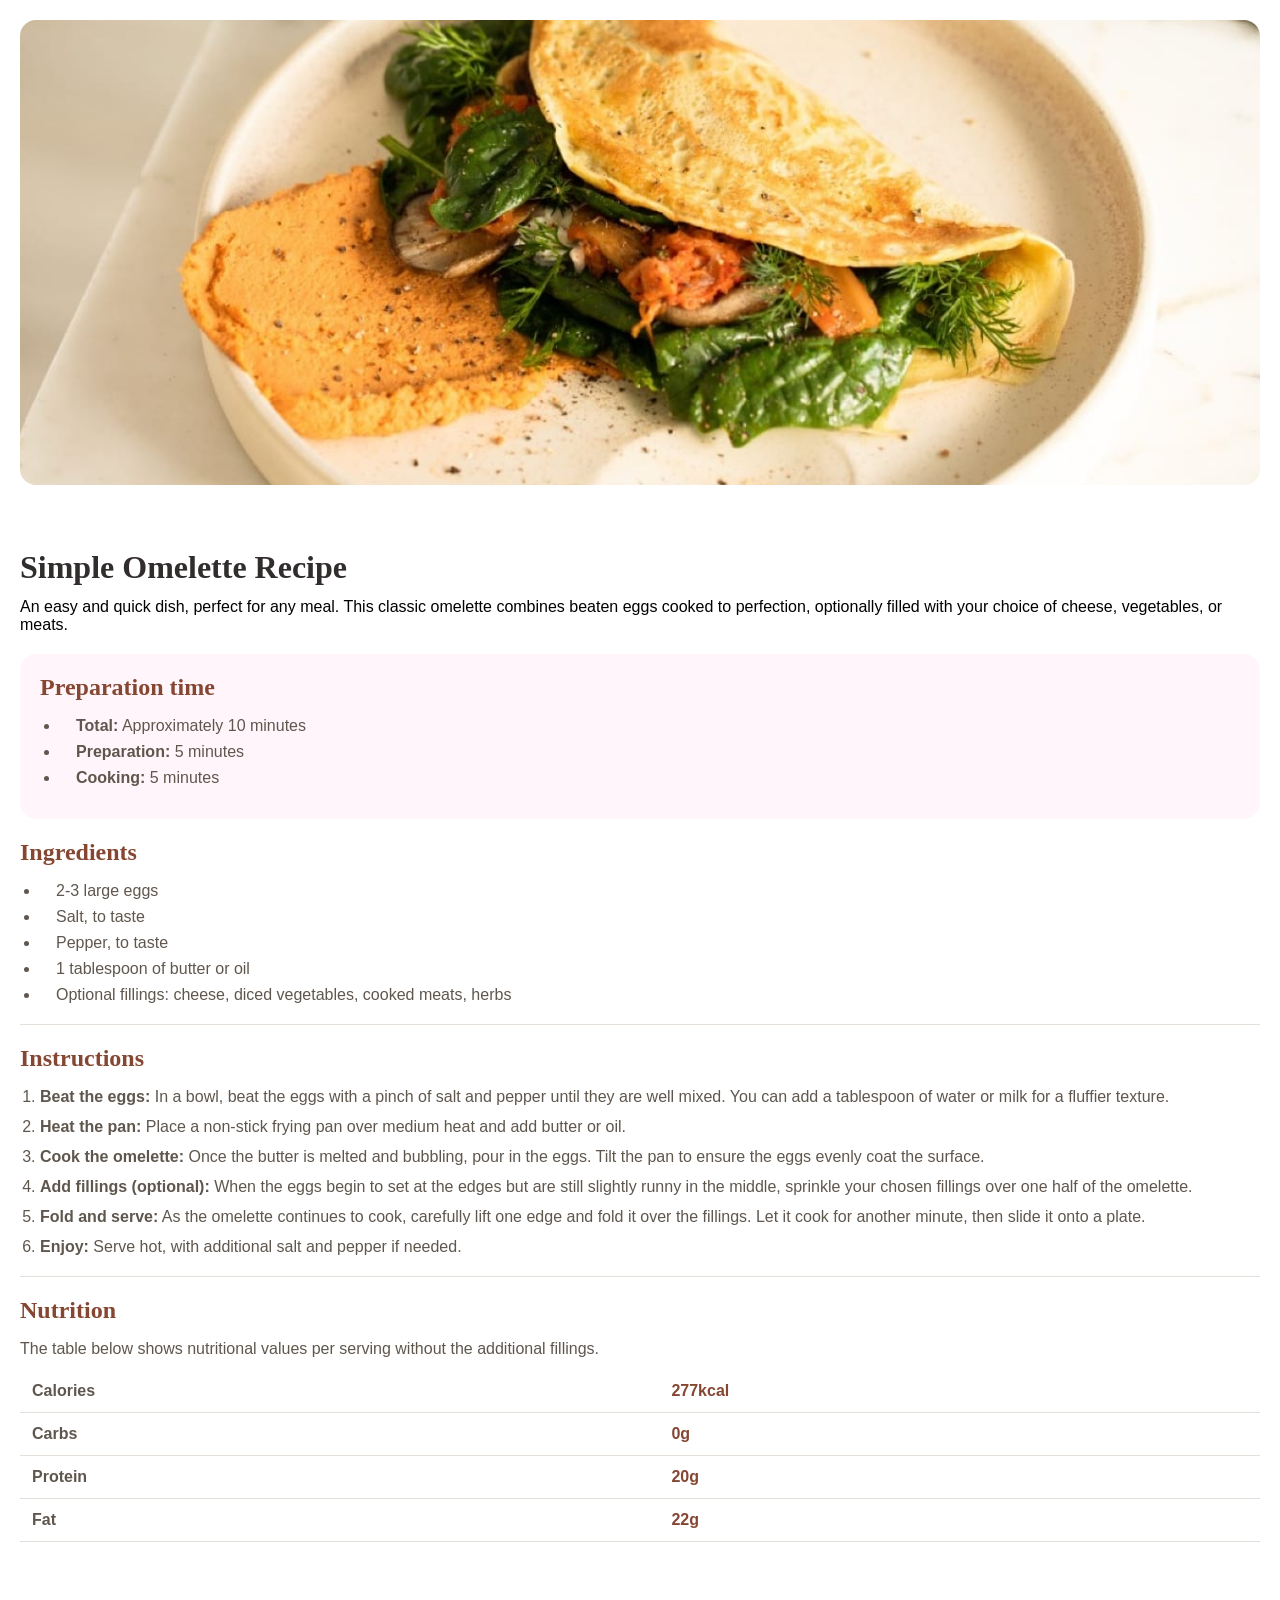
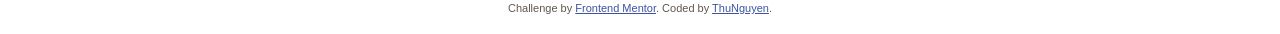
<file: index.html>
<!DOCTYPE html>
<html lang="en">
<head>
  <meta charset="UTF-8">
  <meta name="viewport" content="width=device-width, initial-scale=1.0"> <!-- displays site properly based on user's device -->

  <link rel="icon" type="image/png" sizes="32x32" href="./assets/images/favicon-32x32.png">
  <link rel="preload" href="/style.min.css" as="style">
  <link rel="stylesheet" href="/style.min.css">
  <link rel="preload" href="/assets/images/image-omelette.jpeg" as="image" fetchpriority="high" />
  
  <title>Frontend Mentor | Recipe page</title>
  <meta name="description" content="This is a solution to the Recipe page challenge on Frontend Mentor. It features a simple and clean design, with a focus on readability and user experience. The page includes a header image, recipe title, preparation time, ingredients list, instructions, and nutritional information. The layout is responsive and adapts to different screen sizes, making it accessible on both desktop and mobile devices.">

  <!-- Feel free to remove these styles or customise in your own stylesheet 👍 -->
  <style>
    .attribution { font-size: 0.6875rem; text-align: center; }
    .attribution a { color: hsl(228, 45%, 44%); }
  </style>
</head>
<body>
  <header class="recipe-header">
    <img src="/assets/images/image-omelette.jpeg" alt="Omelette" class="recipe-image" decoding="async" fetchpriority="high" height="492" width="1312">
  </header>
  <main class="recipe-wrapper">
    <section class="recipe-title">
      <h1>Simple Omelette Recipe</h1>
      <p>An easy and quick dish, perfect for any meal. This classic omelette combines beaten eggs cooked 
      to perfection, optionally filled with your choice of cheese, vegetables, or meats.</p>
    </section>
    <section class="recipe-preparation">
      <h2>Preparation time</h2>
      <ul>
        <li><strong>Total:</strong> Approximately 10 minutes</li>
        <li><strong>Preparation:</strong> 5 minutes</li>
        <li><strong>Cooking:</strong> 5 minutes</li>
      </ul>
    </section>
    <section class="recipe-ingredients">
      <h2>Ingredients</h2>
      <ul>
        <li>2-3 large eggs</li>
        <li>Salt, to taste</li>
        <li>Pepper, to taste</li>
        <li>1 tablespoon of butter or oil</li>
        <li>Optional fillings: cheese, diced vegetables, cooked meats, herbs</li>
      </ul>
    </section>
    <hr />
    <section class="recipe-instructions">
      <h2>Instructions</h2>
      <ol>
       <li>
        <strong>Beat the eggs:</strong> In a bowl, beat the eggs with a pinch of salt and pepper until they are well mixed. You can add a tablespoon of water or milk for a fluffier texture.
        </li>
          <li><strong>Heat the pan:</strong> Place a non-stick frying pan over medium heat and add butter or oil.</li>

          <li><strong>Cook the omelette:</strong> Once the butter is melted and bubbling, pour in the eggs. Tilt the pan to ensure the eggs evenly coat the surface.</li>

          <li><strong>Add fillings (optional):</strong> When the eggs begin to set at the edges but are still slightly runny in the 
          middle, sprinkle your chosen fillings over one half of the omelette.</li>

          <li><strong>Fold and serve:</strong> As the omelette continues to cook, carefully lift one edge and fold it over the 
          fillings. Let it cook for another minute, then slide it onto a plate.</li>

          <li><strong>Enjoy:</strong> Serve hot, with additional salt and pepper if needed.</li>
       </ul>
      </ol>
    <hr />
    <section class="recipe-nutrition">
        <h2>Nutrition</h2>
        <p>The table below shows nutritional values per serving without the additional fillings.</p>
        <table>
          <tr>
            <td>Calories</td>
            <td>277kcal</td>
          </tr>
          <tr>
            <td>Carbs</td>
            <td>0g</td>
          </tr>
          <tr>
            <td>Protein</td>
            <td>20g</td>
          </tr>
          <tr>
            <td>Fat</td>
            <td>22g</td>
          </tr>
        </table>
    </section>
  </main>
  
  <footer class="attribution">
    Challenge by <a href="https://www.frontendmentor.io?ref=challenge">Frontend Mentor</a>. 
    Coded by <a href="#">ThuNguyen</a>.
  </footer>
</body>
</html>
</file>
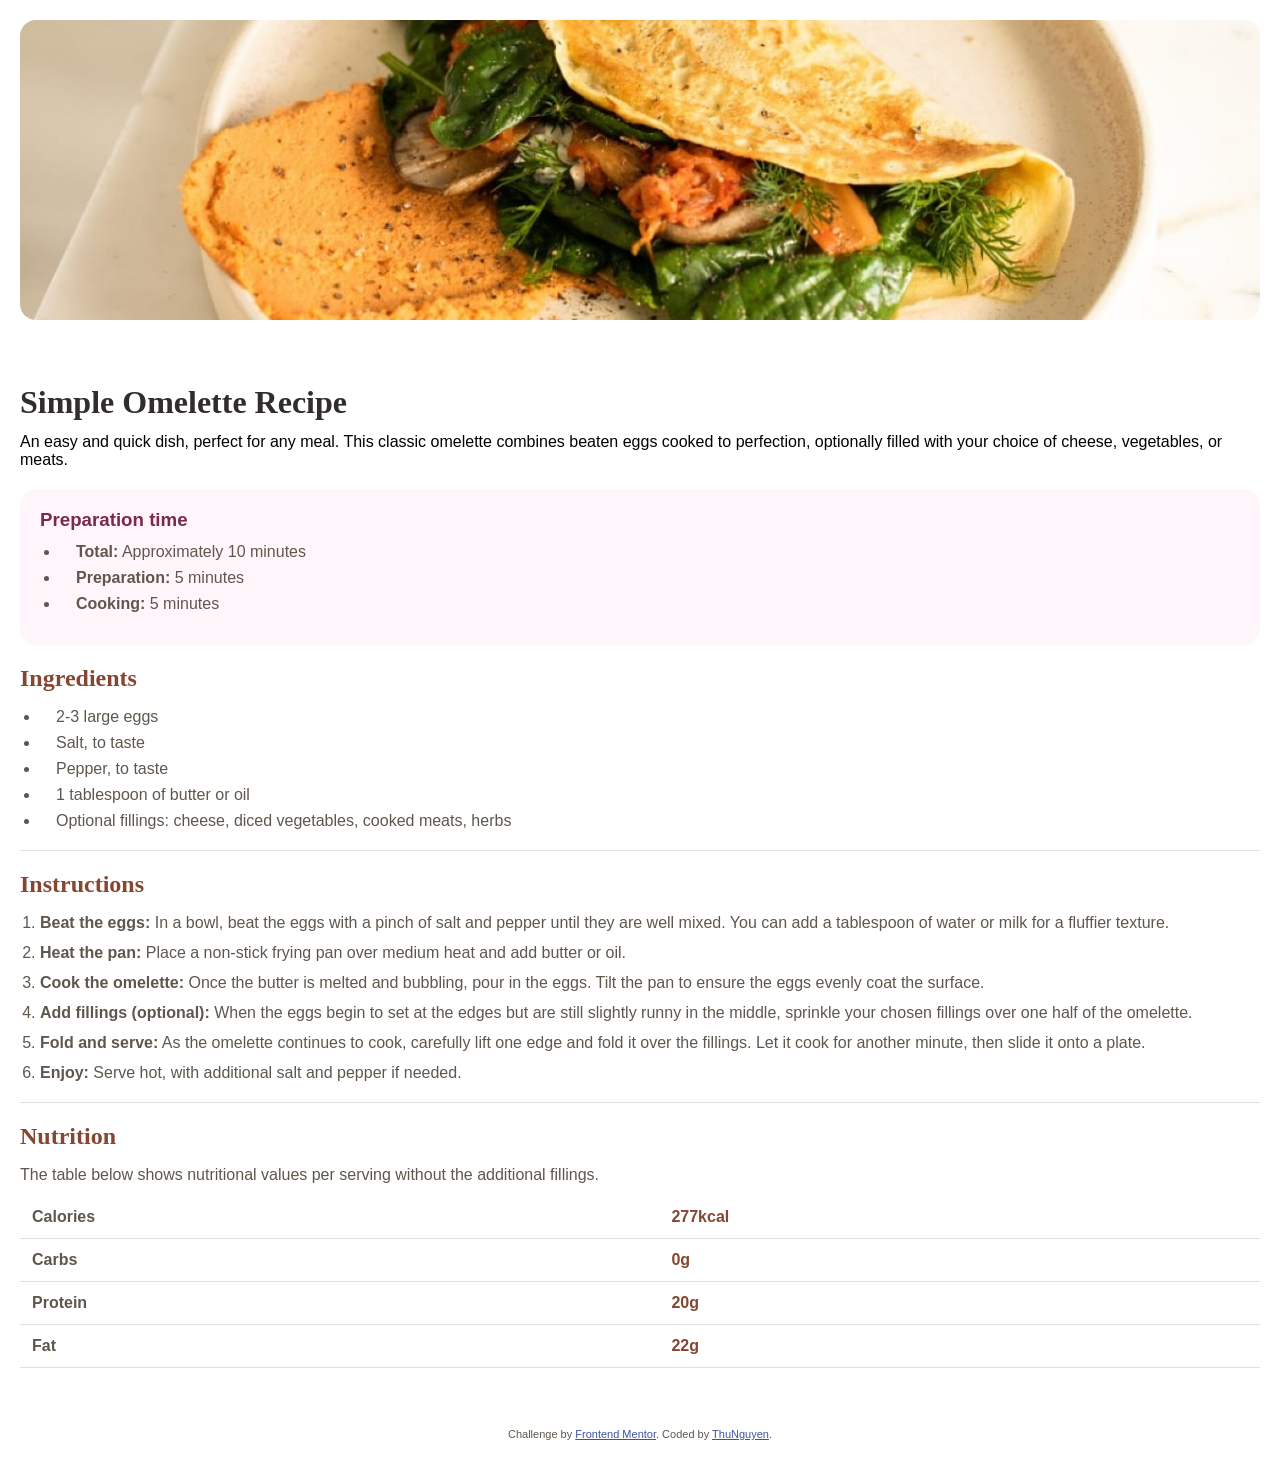
<file: recipe-page-main/index.html>
<!DOCTYPE html>
<html lang="en">
<head>
  <meta charset="UTF-8">
  <meta name="viewport" content="width=device-width, initial-scale=1.0"> <!-- displays site properly based on user's device -->

  <link rel="icon" type="image/png" sizes="32x32" href="./assets/images/favicon-32x32.png">
  <link href="./style.css" rel="stylesheet">
  
  <title>Frontend Mentor | Recipe page</title>

  <!-- Feel free to remove these styles or customise in your own stylesheet 👍 -->
  <style>
    .attribution { font-size: 0.6875rem; text-align: center; }
    .attribution a { color: hsl(228, 45%, 44%); }
  </style>
</head>
<body>
  <header class="recipe-header">
    <img src="./assets/images/image-omelette.jpeg" alt="Simple Omelette">
  </header>
  <main class="recipe-wrapper">
    <section class="recipe-title">
      <h1>Simple Omelette Recipe</h1>
      <p>An easy and quick dish, perfect for any meal. This classic omelette combines beaten eggs cooked 
      to perfection, optionally filled with your choice of cheese, vegetables, or meats.</p>
    </section>
    <section class="recipe-preparation">
      <h3>Preparation time</h3>
      <ul>
        <li><strong>Total:</strong> Approximately 10 minutes</li>
        <li><strong>Preparation:</strong> 5 minutes</li>
        <li><strong>Cooking:</strong> 5 minutes</li>
      </ul>
    </section>
    <section class="recipe-ingredients">
      <h2>Ingredients</h2>
      <ul>
        <li>2-3 large eggs</li>
        <li>Salt, to taste</li>
        <li>Pepper, to taste</li>
        <li>1 tablespoon of butter or oil</li>
        <li>Optional fillings: cheese, diced vegetables, cooked meats, herbs</li>
      </ul>
    </section>
    <hr />
    <section class="recipe-instructions">
      <h2>Instructions</h2>
      <ol>
       <li>
        <strong>Beat the eggs:</strong> In a bowl, beat the eggs with a pinch of salt and pepper until they are well mixed. You can add a tablespoon of water or milk for a fluffier texture.
        </li>
          <li><strong>Heat the pan:</strong> Place a non-stick frying pan over medium heat and add butter or oil.</li>

          <li><strong>Cook the omelette:</strong> Once the butter is melted and bubbling, pour in the eggs. Tilt the pan to ensure the eggs evenly coat the surface.</li>

          <li><strong>Add fillings (optional):</strong> When the eggs begin to set at the edges but are still slightly runny in the 
          middle, sprinkle your chosen fillings over one half of the omelette.</li>

          <li><strong>Fold and serve:</strong> As the omelette continues to cook, carefully lift one edge and fold it over the 
          fillings. Let it cook for another minute, then slide it onto a plate.</li>

          <li><strong>Enjoy:</strong> Serve hot, with additional salt and pepper if needed.</li>
       </ul>
      </ol>
    <hr />
    <section class="recipe-nutrition">
        <h2>Nutrition</h2>
        <p>The table below shows nutritional values per serving without the additional fillings.</p>
        <table>
          <tr>
            <td>Calories</td>
            <td>277kcal</td>
          </tr>
          <tr>
            <td>Carbs</td>
            <td>0g</td>
          </tr>
          <tr>
            <td>Protein</td>
            <td>20g</td>
          </tr>
          <tr>
            <td>Fat</td>
            <td>22g</td>
          </tr>
        </table>
    </section>
  </main>
  
  <footer class="attribution">
    Challenge by <a href="https://www.frontendmentor.io?ref=challenge">Frontend Mentor</a>. 
    Coded by <a href="#">ThuNguyen</a>.
  </footer>
</body>
</html>
</file>
<file: recipe-page-main/style.css>
*{
    margin: 0;
    padding: 0;
    box-sizing: border-box;
}
:root{
    --white: hsl(0, 0%, 100%);
    --stone-100: hsl(30, 54%, 90%);
    --stone-150: hsl(30, 18%, 87%);
    --stone-600: hsl(30, 10%, 34%);
    --stone-900: hsl(24, 5%, 18%);
    --brown-800: hsl(14, 45%, 36%);
    --rose-800: hsl(332, 51%, 32%);
    --rose-50: hsl(330, 100%, 98%);

}

body{
    font-size: 16px;
    font-family: outfit, sans-serif;
    font-display: swap;
}
h1, h2{
    font-family: young-serif, serif;
    font-display: swap;
}

h2{
    color: var(--brown-800);
    font-size: 24px;
    margin-bottom: 16px;
    font-weight: 700;
}

h3{
    color: var(--rose-800);
}

.recipe-wrapper{
    max-width: 1440px;
    margin: 0 auto;
    padding: 20px;
}

.recipe-header{
    position: relative;
    padding: 20px;
    margin: 0 auto;
}
.recipe-header img{
    width: 100%;
    height: 300px;
    object-fit: cover;
    border-radius: 16px;
}
.recipe-title{
    margin: 20px 0;
}
.recipe-title h1{
    font-size: 32px;
    color: var(--stone-900);
    margin-bottom: 12px;
}

.recipe-preparation{
    background: var(--rose-50);
    padding: 20px;
    border-radius: 16px;
    margin-bottom: 20px;
}

.recipe-preparation h2{
    font-size: 24px;
    margin-bottom: 16px;
    font-weight: 700;
}
.recipe-preparation ul{
    list-style-type: disc;
    margin: 12px 20px;
}
.recipe-preparation ul li{
    margin-bottom: 8px;
    color: var(--stone-600);
    padding-left: 16px;
}

.recipe-ingredients{
    margin: 20px 0;
}
.recipe-ingredients ul{
    list-style-type: disc;
    margin: 12px 20px;
}
.recipe-ingredients ul li{
    margin-bottom: 8px;
    color: var(--stone-600);
    font-weight: 500;
    padding-left: 16px;
}
hr{
    border: none;
    border-top: 1px solid var(--stone-150);
    margin: 20px 0;
}
.recipe-instructions ol{
    list-style-type: decimal;
    margin: 12px 20px;
    color: var(--brown-800);
    font-weight: 500;
}
.recipe-instructions ol li{
    margin-bottom: 12px;
    color: var(--stone-600);
}
.recipe-nutrition{
    margin: 20px 0;
}
.recipe-nutrition p{
    margin-bottom: 12px;
    color: var(--stone-600);
}
.recipe-nutrition table{
    width: 100%;
    border-collapse: collapse;
}
.recipe-nutrition table th, .recipe-nutrition table td{
    border-bottom: 1px solid var(--stone-150);
    padding: 12px;
    text-align: left;
}
.recipe-nutrition table td:first-child{
    color: var(--stone-600);
    font-weight: 600;
}
.recipe-nutrition table td:last-child{
    color: var(--brown-800);
    font-weight: 700;
}

.attribution{
    text-align: center;
    padding: 20px;
    color: var(--stone-600);
    font-size: 14px;
}

@media screen and (max-width: 768px) {
    .recipe-header{
        padding: 0;
    }
    .recipe-header img{
        border-radius: 0;
        height: auto;
    }
}
</file>
<file: style.min.css>
*{
    margin: 0;
    padding: 0;
    box-sizing: border-box;
}
:root{
    --white: hsl(0, 0%, 100%);
    --stone-100: hsl(30, 54%, 90%);
    --stone-150: hsl(30, 18%, 87%);
    --stone-600: hsl(30, 10%, 34%);
    --stone-900: hsl(24, 5%, 18%);
    --brown-800: hsl(14, 45%, 36%);
    --rose-800: hsl(332, 51%, 32%);
    --rose-50: hsl(330, 100%, 98%);
    --transition: all 0.3s ease;

}

body{
    font-size: 16px;
    font-family: outfit, sans-serif;
    font-display: swap;
}
h1, h2{
    font-family: young-serif, serif;
    font-display: swap;
}

h2{
    color: var(--brown-800);
    font-size: 24px;
    margin-bottom: 16px;
    font-weight: 700;
}

h3{
    color: var(--rose-800);
}

.recipe-wrapper{
    max-width: 1440px;
    margin: 0 auto;
    padding: 20px;
}

.recipe-header{
    position: relative;
    padding: 20px;
    margin: 0 auto;
}
.recipe-header img{
    width: 100%;
    height: auto;
    aspect-ratio: 16/6;
    object-fit: cover;
    border-radius: 16px;
    transition: var(--transition);
}
.recipe-title{
    margin: 20px 0;
}
.recipe-title h1{
    font-size: 32px;
    color: var(--stone-900);
    margin-bottom: 12px;
    transition: var(--transition);
}

.recipe-preparation{
    background: var(--rose-50);
    padding: 20px;
    border-radius: 16px;
    margin-bottom: 20px;
}

.recipe-preparation h2{
    font-size: 24px;
    margin-bottom: 16px;
    font-weight: 700;
}
.recipe-preparation ul{
    list-style-type: disc;
    margin: 12px 20px;
}
.recipe-preparation ul li{
    margin-bottom: 8px;
    color: var(--stone-600);
    padding-left: 16px;
    transition: var(--transition);
}

.recipe-ingredients{
    margin: 20px 0;
}
.recipe-ingredients ul{
    list-style-type: disc;
    margin: 12px 20px;
}
.recipe-ingredients ul li{
    margin-bottom: 8px;
    color: var(--stone-600);
    font-weight: 500;
    padding-left: 16px;
    transition: var(--transition);
}
hr{
    border: none;
    border-top: 1px solid var(--stone-150);
    margin: 20px 0;
    transition: var(--transition);
}
.recipe-instructions ol{
    list-style-type: decimal;
    margin: 12px 20px;
    color: var(--brown-800);
    transition: var(--transition);
    font-weight: 500;
}
.recipe-instructions ol li{
    margin-bottom: 12px;
    color: var(--stone-600);
    transition: var(--transition);
}
.recipe-nutrition{
    margin: 20px 0;
}
.recipe-nutrition p{
    margin-bottom: 12px;
    color: var(--stone-600);
    transition: var(--transition);
}
.recipe-nutrition table{
    width: 100%;
    border-collapse: collapse;
}
.recipe-nutrition table th, .recipe-nutrition table td{
    border-bottom: 1px solid var(--stone-150);
    padding: 12px;
    text-align: left;
    transition: var(--transition);
}
.recipe-nutrition table td:first-child{
    color: var(--stone-600);
    font-weight: 600;
}
.recipe-nutrition table td:last-child{
    color: var(--brown-800);
    font-weight: 700;
}

.attribution{
    text-align: center;
    padding: 20px;
    color: var(--stone-600);
    font-size: 14px;
}

@media screen and (max-width: 768px) {
    .recipe-header{
        padding: 0;
    }
    .recipe-header img{
        border-radius: 0;
    }
}
</file>
